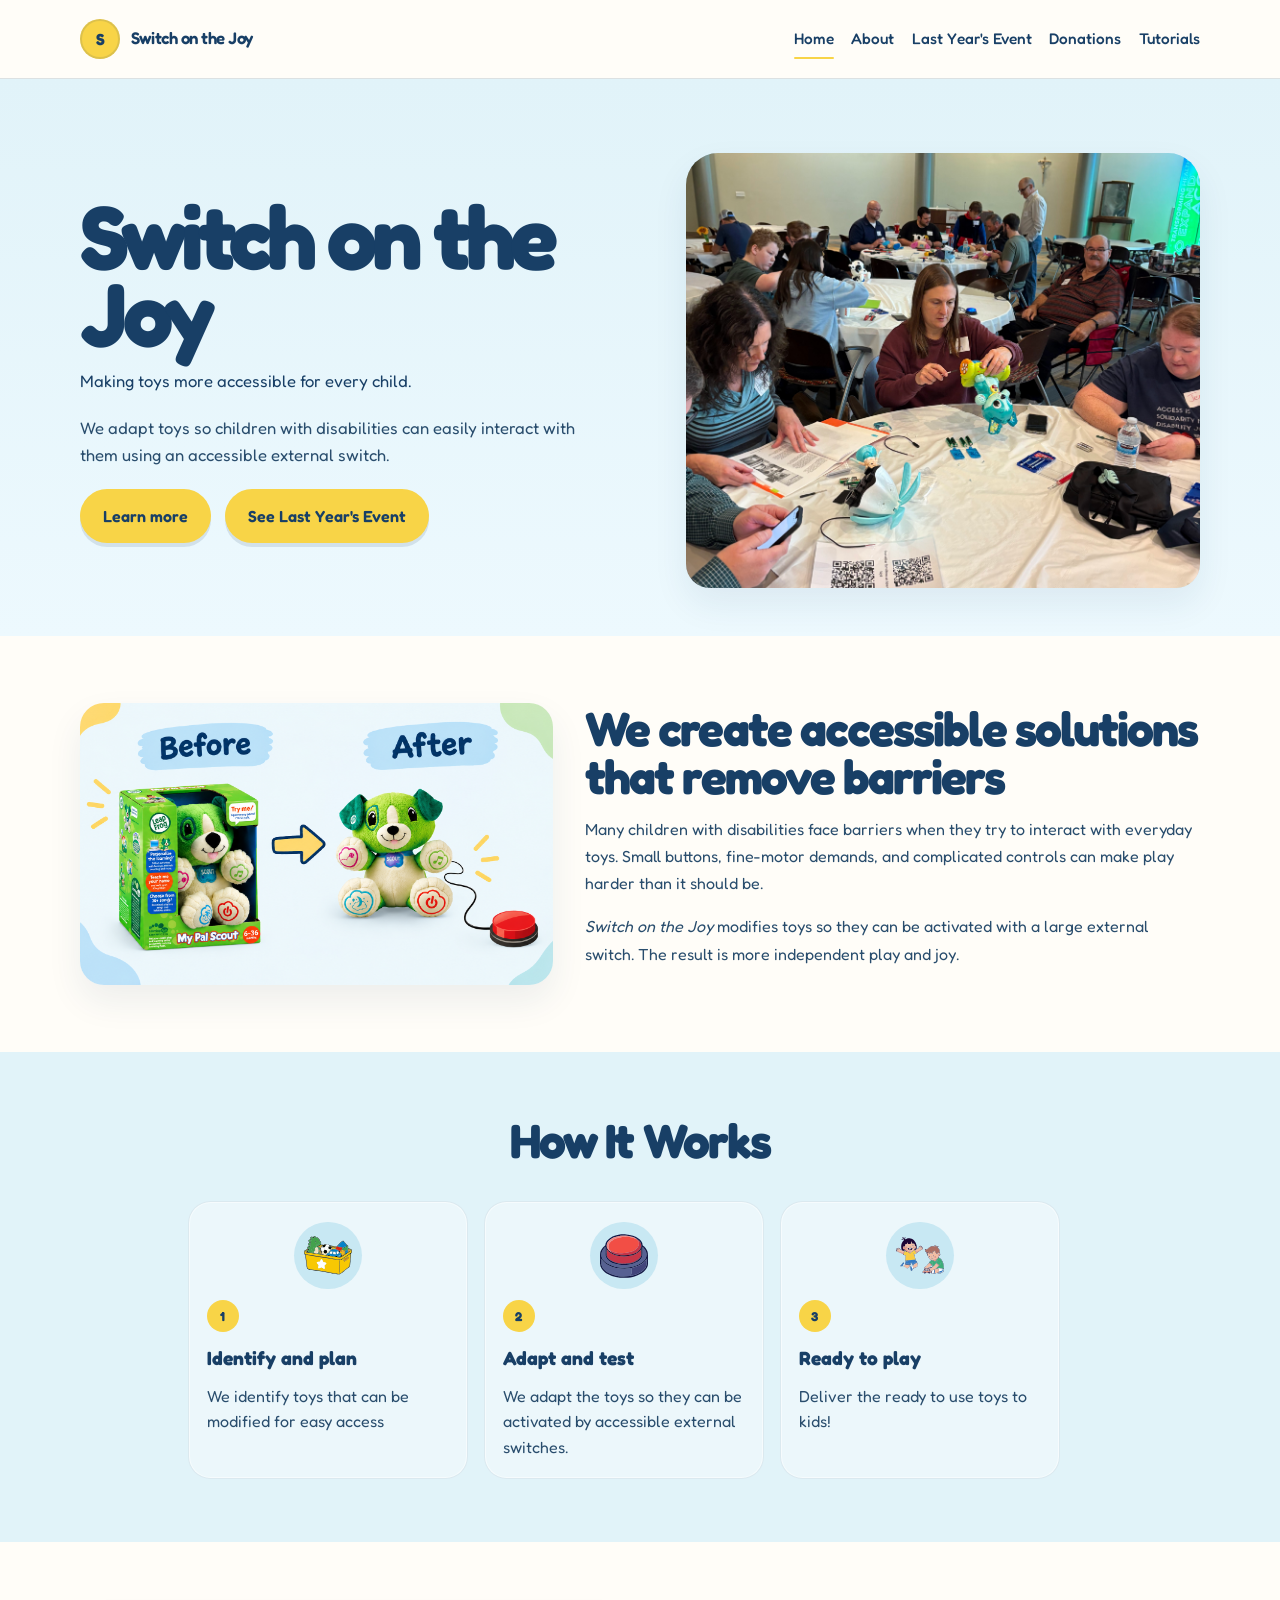
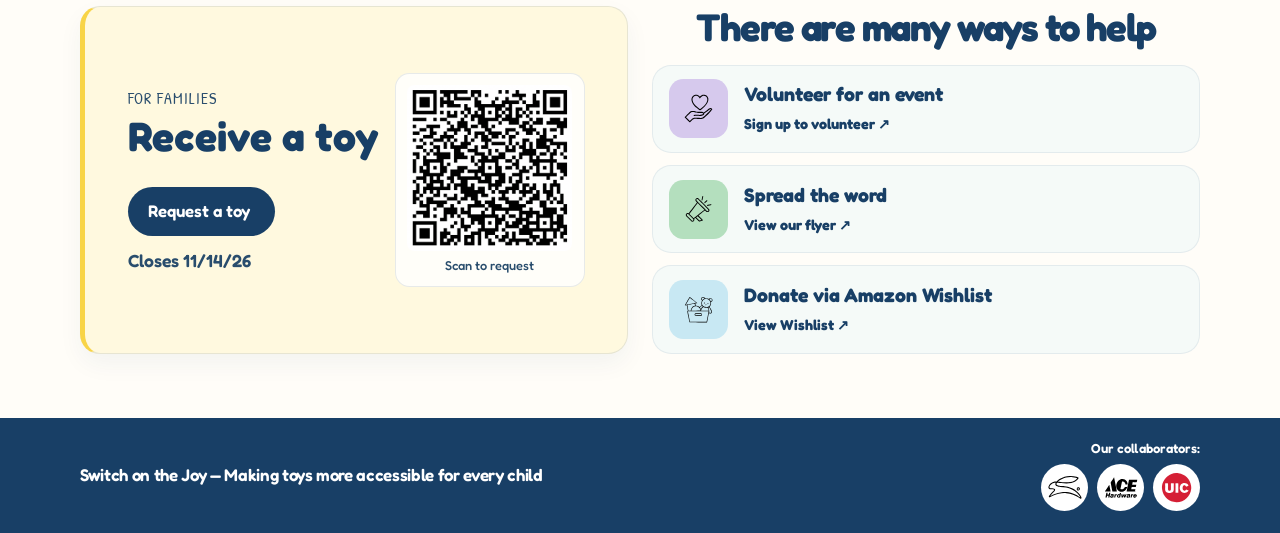
<file: index.html>
﻿<!DOCTYPE html>
<html lang="en">
<head>
  <meta charset="UTF-8">
  <meta name="viewport" content="width=device-width, initial-scale=1.0">
  <title>Switch on the Joy | FBNF</title>
  <link rel="preconnect" href="https://fonts.googleapis.com">
  <link rel="preconnect" href="https://fonts.gstatic.com" crossorigin>
  <link href="https://fonts.googleapis.com/css2?family=Fredoka:wght@400;500;600;700&family=Patrick+Hand&display=swap" rel="stylesheet">
  <link rel="stylesheet" href="styles.css">
</head>
<body>
  <header class="site-header">
    <div class="container nav-wrap">
      <a class="brand" href="index.html" aria-label="Switch on the Joy home">
        <span class="brand-mark">S</span>
        <span class="brand-name">Switch on the Joy</span>
      </a>

      <button class="nav-toggle" type="button" aria-expanded="false" aria-controls="site-nav">
        Menu
      </button>

      <nav class="main-nav" id="site-nav" aria-label="Main navigation">
        <a href="index.html" class="is-current">Home</a>
        <a href="about.html">About</a>
        <a href="event.html">Last Year's Event</a>
        <a href="donate.html">Donations</a>
        <a href="tutorials.html">Tutorials</a>
      </nav>
    </div>
  </header>

  <main>
    <section class="page-hero">
      <div class="container hero-layout">
        <div class="hero-copy">
          <h1>Switch on the Joy</h1>
          <p class="hero-subtitle">Making toys more accessible for every child.</p>
          <p>We adapt toys so children with disabilities can easily interact with them using an accessible external switch.</p>
          <div class="hero-actions">
            <a class="button" href="about.html">Learn more</a>
            <a class="button" href="event.html">See Last Year's Event</a>
          </div>
        </div>

        <div class="hero-image">
          <img src="images/hero.jpg" alt="Volunteers working with a toy adaptation project">
        </div>
      </div>
    </section>

    <section class="content-block">
      <div class="container split-layout">
        <div class="mission-photo">
          <img src="images/mission.png" alt="Volunteers working on adapted toys during a project session">
        </div>

        <div class="mission-copy">
          <h2 class="section-title">We create accessible solutions that remove barriers</h2>
          <p>Many children with disabilities face barriers when they try to interact with everyday toys. Small buttons, fine-motor demands, and complicated controls can make play harder than it should be.</p>
          <p><em>Switch on the Joy</em> modifies toys so they can be activated with a large external switch. The result is more independent play and joy.</p>
        </div>
      </div>
    </section>

    <section class="process-section">
      <div class="container">
        <div class="process-header">
          <h2 class="section-title">How It Works</h2>
        </div>

        <div class="process-carousel" aria-label="How it works steps">
          <button class="carousel-arrow prev" type="button" aria-label="Previous step">←</button>

          <div class="process-track" tabindex="0" aria-live="polite">
            <article class="process-step">
              <div class="step-icon"><img src="images/icon-how-toy.svg" alt="Identify and plan icon"></div>
              <div class="step-number">1</div>
              <h3 class="step-title">Identify and plan</h3>
              <p>We identify toys that can be modified for easy access</p>
            </article>

            <article class="process-step">
              <div class="step-icon"><img src="images/icon-how-modify.svg" alt="Adapt and test icon"></div>
              <div class="step-number">2</div>
              <h3 class="step-title">Adapt and test</h3>
              <p>We adapt the toys so they can be activated by accessible external switches.</p>
            </article>

            <article class="process-step">
              <div class="step-icon"><img src="images/icon-how-play.svg" alt="Ready to play icon"></div>
              <div class="step-number">3</div>
              <h3 class="step-title">Ready to play</h3>
              <p>Deliver the ready to use toys to kids!</p>
            </article>
          </div>

          <button class="carousel-arrow next" type="button" aria-label="Next step">→</button>
        </div>
      </div>
    </section>

    <section class="get-involved">
      <div class="container">
        <div class="help-layout">
          <aside class="toy-request">
            <div class="toy-request-copy">
              <p class="toy-request-label">FOR FAMILIES</p>
              <h2>Receive a toy</h2>
              <a class="toy-request-link" href="https://forms.cloud.microsoft/pages/responsepage.aspx?id=R80C4lZ6qkuZ4-O3Gnx33ZsggUxGWNdNjk8LCrFv8bVUQjZBN05VS0ZOTTM1TkdQSjdURjBYQzdITC4u&route=shorturl" target="_blank" rel="noopener">Request a toy<span aria-hidden="true"></span></a>
              <p class="toy-request-deadline">Closes 11/14/26</p>
            </div>
            <div class="toy-request-qr">
              <img src="images/QRCodeSwitchOnTheJoy.png" alt="QR code to request an adapted toy" title="QRCodeSwitchOnTheJoy.png" onerror="this.remove()">
              <p>Scan to request</p>
            </div>
          </aside>
          <div class="help-options">
            <div class="process-header">
              <h2 class="section-title">There are many ways to help</h2>
            </div>

            <div class="card-grid">
              <article class="info-card">
                <div class="card-icon"><img src="images/icon-volunteer.svg" alt="Volunteer icon"></div>
                <div>
                  <h3>Volunteer for an event</h3>
                  <a class="card-link" href="https://docs.google.com/forms/d/e/1FAIpQLSfSm-btbebsqjQmzMDmxSvEz0whsNImOFwv35TAeFcSLU1OkA/viewform?usp=publish-editor" target="_blank" rel="noopener">Sign up to volunteer ↗</a>
                </div>
              </article>

              <article class="info-card">
                <div class="card-icon"><img src="images/icon-spread.svg" alt="Spread the word icon"></div>
                <div>
                  <h3>Spread the word</h3>
                  <a class="card-link" href="images/Flyer.pdf" target="_blank" rel="noopener">View our flyer ↗</a>
                </div>
              </article>

              <article class="info-card">
                <div class="card-icon"><img src="images/icon-toys.svg" alt="Donation icon"></div>
                <div>
                  <h3>Donate via Amazon Wishlist</h3>
                  <a class="card-link" href="https://www.amazon.com/registries/gl/guest-view/TSPFIXRFBSVE?ref_=cm_sw_r_ud_ggr-subnav-share_0ZBYN71ZE9BM5T325WWR_1&language=en-US">View Wishlist ↗</a>
                </div>
              </article>
            </div>
          </div>
        </div>
      </div>
    </section>
  </main>

  <footer class="site-footer">
    <div class="container footer-layout">
      <p class="footer-message">Switch on the Joy — Making toys more accessible for every child</p>
      <div class="footer-collaborators">
        <span class="collaborators-label">Our collaborators:</span>
        <div class="footer-logos" aria-label="Collaborator logos">
          <a class="footer-logo" href="https://fbnf.github.io/Team-Site/index.html" aria-label="FBNF website"><img src="images/fbnflogo.svg" alt="FBNF" onerror="this.remove()"></a>
          <span class="footer-logo"><img src="images/acelogo.svg" alt="ACE" onerror="this.remove()"></span>
          <span class="footer-logo"><img src="images/universitylogo.svg" alt="University" onerror="this.remove()"></span>
        </div>
      </div>
    </div>
  </footer>

  <script>
    const navToggle = document.querySelector('.nav-toggle');
    const mainNav = document.querySelector('.main-nav');

    if (navToggle && mainNav) {
      navToggle.addEventListener('click', () => {
        const isOpen = mainNav.classList.toggle('is-open');
        navToggle.setAttribute('aria-expanded', String(isOpen));
      });
    }

    const track = document.querySelector('.process-track');
    const prevArrow = document.querySelector('.carousel-arrow.prev');
    const nextArrow = document.querySelector('.carousel-arrow.next');

    if (track && prevArrow && nextArrow) {
      const scrollAmount = () => Math.max(track.clientWidth * 0.8, 260);
      prevArrow.addEventListener('click', () => track.scrollBy({ left: -scrollAmount(), behavior: 'smooth' }));
      nextArrow.addEventListener('click', () => track.scrollBy({ left: scrollAmount(), behavior: 'smooth' }));
    }
  </script>
</body>
</html>
</file>
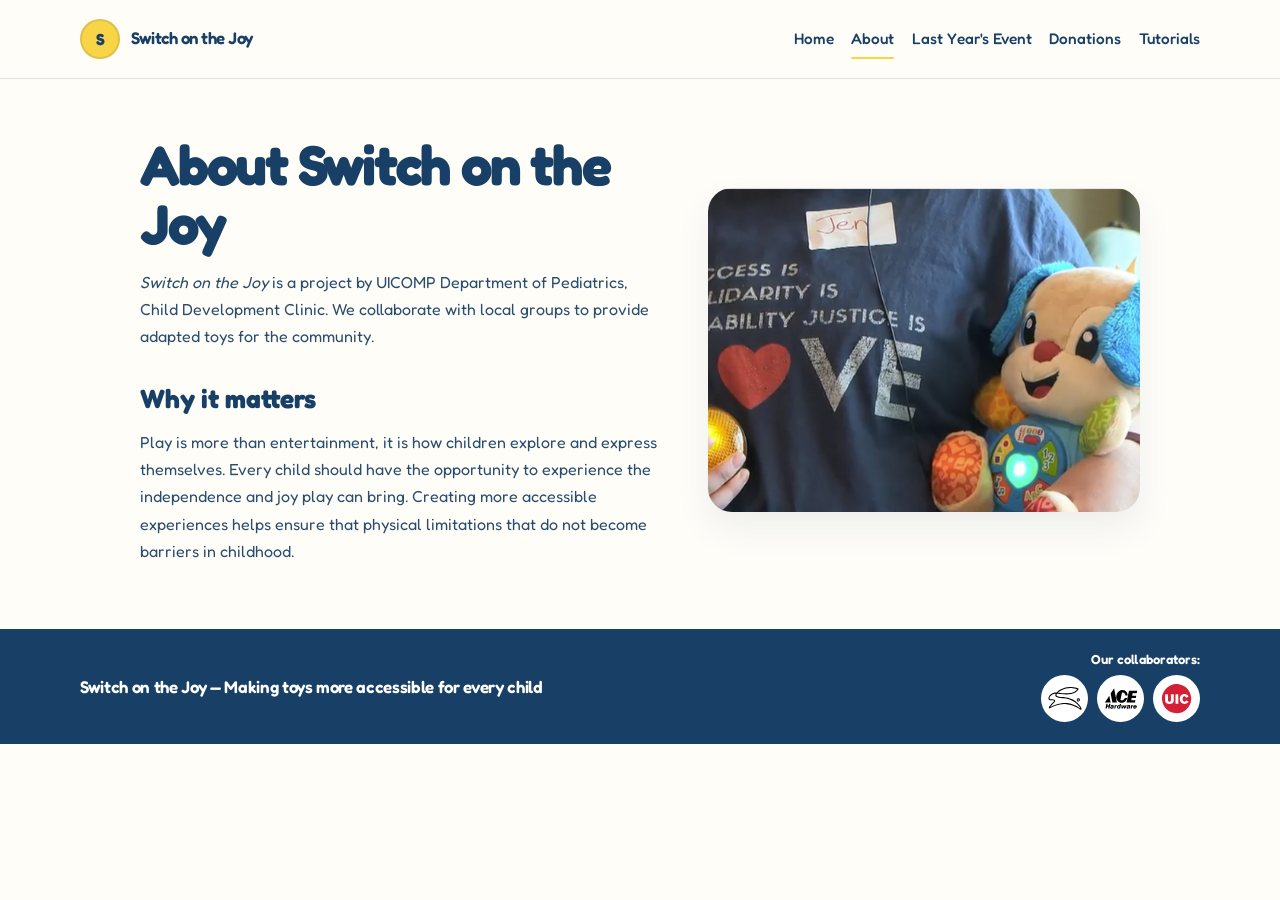
<file: about.html>
<!DOCTYPE html>
<html lang="en">
<head>
  <meta charset="UTF-8">
  <meta name="viewport" content="width=device-width, initial-scale=1.0">
  <title>About Switch on the Joy | FBNF</title>
  <link rel="preconnect" href="https://fonts.googleapis.com">
  <link rel="preconnect" href="https://fonts.gstatic.com" crossorigin>
  <link href="https://fonts.googleapis.com/css2?family=Fredoka:wght@400;500;600;700&family=Patrick+Hand&display=swap" rel="stylesheet">
  <link rel="stylesheet" href="styles.css">
</head>
<body>
  <header class="site-header">
    <div class="container nav-wrap">
      <a class="brand" href="index.html" aria-label="Switch on the Joy home">
        <span class="brand-mark">S</span>
        <span class="brand-name">Switch on the Joy</span>
      </a>

      <button class="nav-toggle" type="button" aria-expanded="false" aria-controls="site-nav">
        Menu
      </button>

      <nav class="main-nav" id="site-nav" aria-label="Main navigation">
        <a href="index.html">Home</a>
        <a href="about.html" class="is-current">About</a>
        <a href="event.html">Last Year's Event</a>
        <a href="donate.html">Donations</a>
        <a href="tutorials.html">Tutorials</a>
      </nav>
    </div>
  </header>

  <main>
    <section class="page-shell">
      <div class="container about-layout">
        <div class="about-copy">
          <h1 class="section-title">About Switch on the Joy</h1>
          <p class="section-copy"><em>Switch on the Joy</em> is a project by UICOMP Department of Pediatrics, Child Development Clinic. We collaborate with local groups to provide adapted toys for the community.</p>
          <h2>Why it matters</h2>
          <p class="section-copy">Play is more than entertainment, it is how children explore and express themselves. Every child should have the opportunity to experience the independence and joy play can bring. Creating more accessible experiences helps ensure that physical limitations that do not become barriers in childhood.</p>
        </div>
        <div class="about-photo">
          <img src="images/aboutphoto.jpg" alt="Switch on the Joy community members">
        </div>
      </div>
    </section>
  </main>

  <footer class="site-footer">
    <div class="container footer-layout">
      <p class="footer-message">Switch on the Joy — Making toys more accessible for every child</p>
      <div class="footer-collaborators">
        <span class="collaborators-label">Our collaborators:</span>
        <div class="footer-logos" aria-label="Collaborator logos">
          <a class="footer-logo" href="https://fbnf.github.io/Team-Site/index.html" aria-label="FBNF website"><img src="images/fbnflogo.svg" alt="FBNF" onerror="this.remove()"></a>
          <span class="footer-logo"><img src="images/acelogo.svg" alt="ACE" onerror="this.remove()"></span>
          <span class="footer-logo"><img src="images/universitylogo.svg" alt="University" onerror="this.remove()"></span>
        </div>
      </div>
    </div>
  </footer>

  <script>
    const navToggle = document.querySelector('.nav-toggle');
    const mainNav = document.querySelector('.main-nav');

    if (navToggle && mainNav) {
      navToggle.addEventListener('click', () => {
        const isOpen = mainNav.classList.toggle('is-open');
        navToggle.setAttribute('aria-expanded', String(isOpen));
      });
    }

    const aboutPhoto = document.querySelector('.about-photo img');
    if (aboutPhoto) {
      aboutPhoto.addEventListener('error', () => aboutPhoto.parentElement.remove());
      if (aboutPhoto.complete && aboutPhoto.naturalWidth === 0) aboutPhoto.parentElement.remove();
    }
  </script>
</body>
</html>
</file>
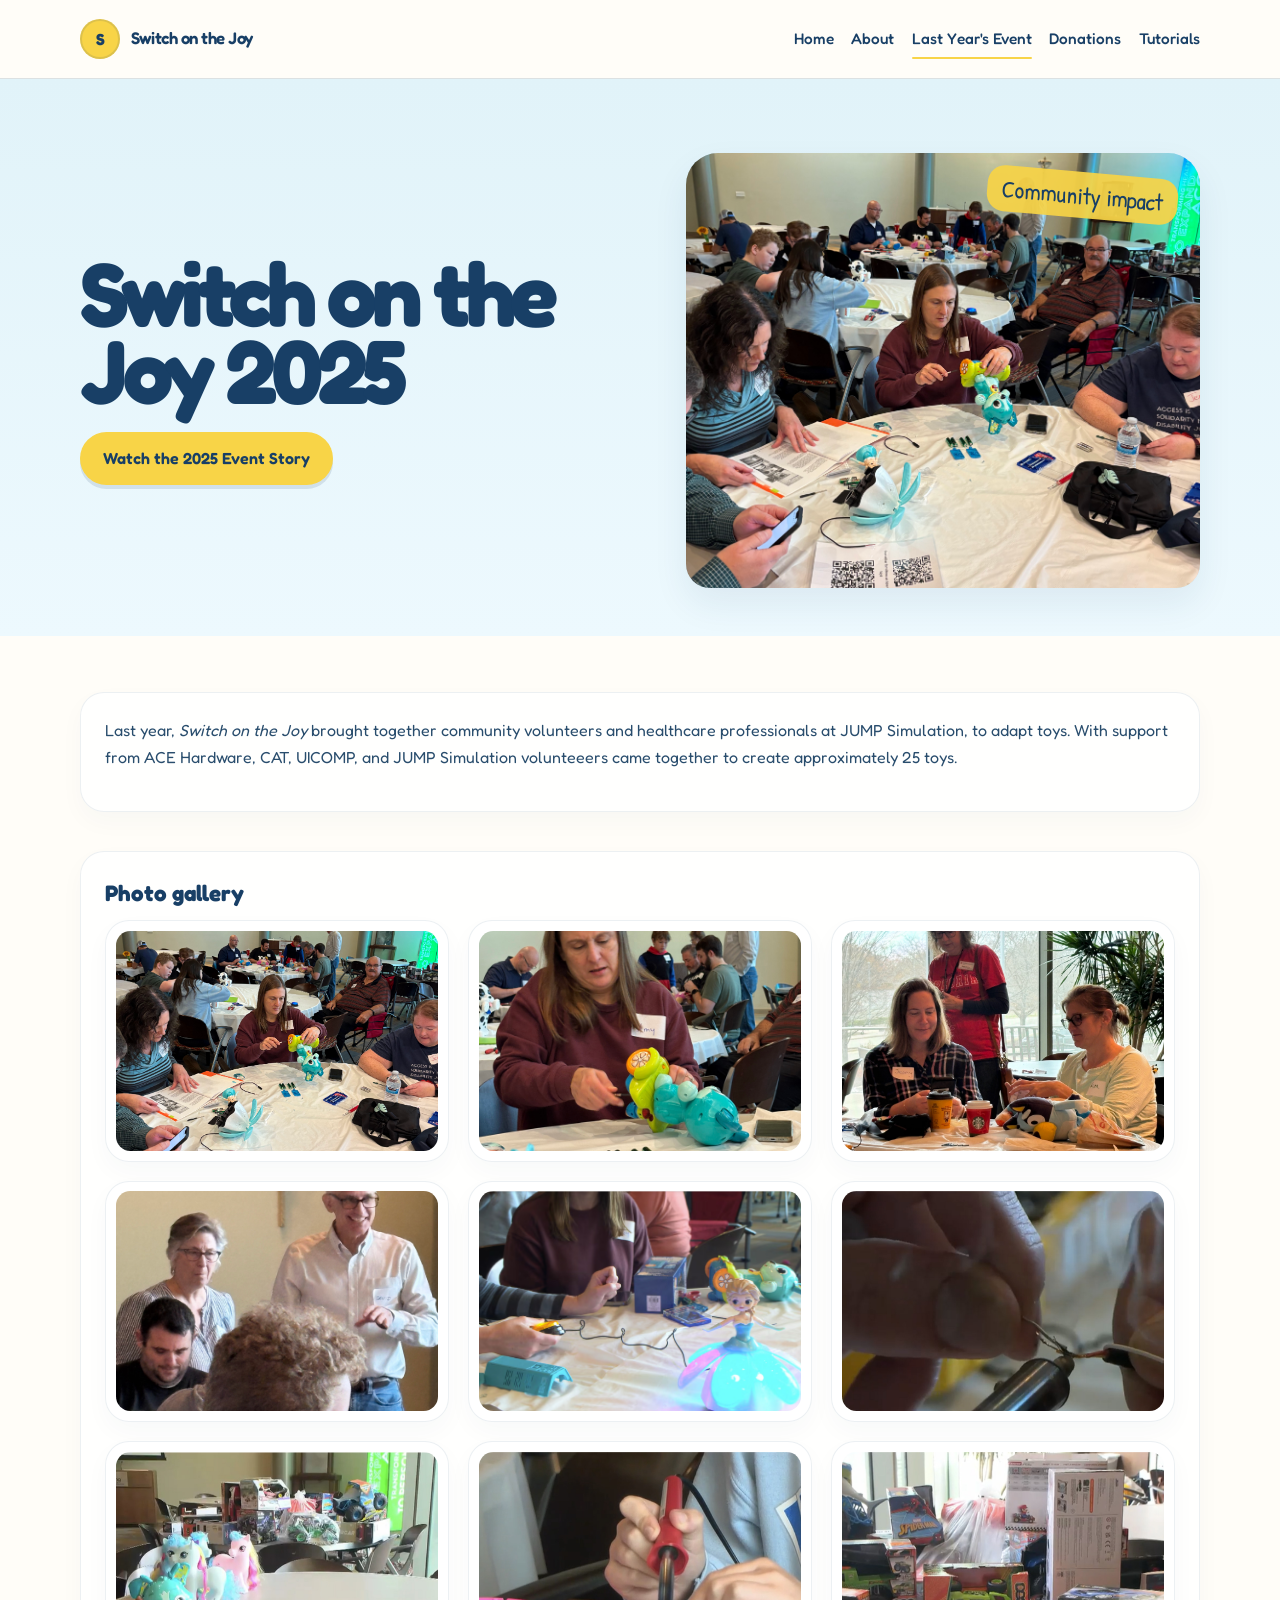
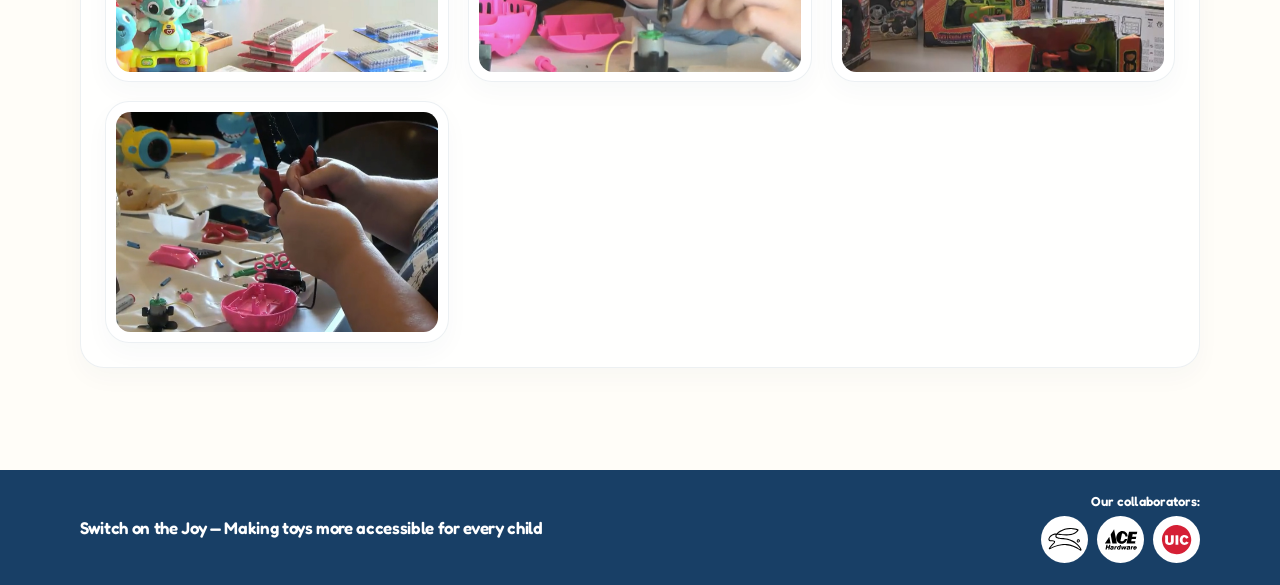
<file: event.html>
<!DOCTYPE html>
<html lang="en">
<head>
  <meta charset="UTF-8">
  <meta name="viewport" content="width=device-width, initial-scale=1.0">
  <title>Switch on the Joy 2025</title>
  <link rel="preconnect" href="https://fonts.googleapis.com">
  <link rel="preconnect" href="https://fonts.gstatic.com" crossorigin>
  <link href="https://fonts.googleapis.com/css2?family=Fredoka:wght@400;500;600;700&family=Patrick+Hand&display=swap" rel="stylesheet">
  <link rel="stylesheet" href="styles.css">
</head>
<body>
  <header class="site-header">
    <div class="container nav-wrap">
      <a class="brand" href="index.html" aria-label="Switch on the Joy home">
        <span class="brand-mark">S</span>
        <span class="brand-name">Switch on the Joy</span>
      </a>

      <button class="nav-toggle" type="button" aria-expanded="false" aria-controls="site-nav">
        Menu
      </button>

      <nav class="main-nav" id="site-nav" aria-label="Main navigation">
        <a href="index.html">Home</a>
        <a href="about.html">About</a>
        <a href="event.html" class="is-current">Last Year's Event</a>
        <a href="donate.html">Donations</a>
        <a href="tutorials.html">Tutorials</a>
      </nav>
    </div>
  </header>

  <main>
    <section class="page-hero">
      <div class="container hero-layout">
        <div class="hero-copy">
          <h1>Switch on the Joy 2025</h1>
          <div class="hero-actions">
            <a class="button" href="https://www.youtube.com/watch?v=BRCUsy4LBb0" target="_blank" rel="noopener">Watch the 2025 Event Story</a>
          </div>
        </div>

        <div class="hero-image">
          <img src="images/photo1.jpg" alt="Team members gathering around an adapted toy and tools">
          <span class="hero-badge">Community impact</span>
        </div>
      </div>
    </section>

    <section class="page-shell" id="event-story">
      <div class="container">
        <div class="story-block">
          <article>
            <p>Last year, <em>Switch on the Joy</em> brought together community volunteers and healthcare professionals at JUMP Simulation, to adapt toys. With support from ACE Hardware, CAT, UICOMP, and JUMP Simulation volunteeers came together to create approximately 25 toys.</p>
          </article>
        </div>

        <div class="story-block" id="event-gallery">
          <div class="info-panel">
            <h3>Photo gallery</h3>
            <div class="gallery-grid">
              <figure class="gallery-item">
                <button class="gallery-trigger" type="button" aria-label="Enlarge event photo 1"><img src="images/photo1.jpg" alt="Volunteers gathered around a table with adapted toys and tools"></button>
                <figcaption class="gallery-placeholder">photo1.jpg</figcaption>
              </figure>

              <figure class="gallery-item">
                <button class="gallery-trigger" type="button" aria-label="Enlarge event photo 2"><img src="images/photo2.jpg" alt="A team member preparing a toy for modification"></button>
                <figcaption class="gallery-placeholder">photo2.jpg</figcaption>
              </figure>

              <figure class="gallery-item">
                <button class="gallery-trigger" type="button" aria-label="Enlarge event photo 3"><img src="images/photo3.jpg" alt="Several adapted toys displayed together after modification"></button>
                <figcaption class="gallery-placeholder">photo3.jpg</figcaption>
              </figure>

              <figure class="gallery-item">
                <button class="gallery-trigger" type="button" aria-label="Enlarge event photo 4"><img src="images/photo4.jpg" alt="A child enjoying an adapted toy during play"></button>
                <figcaption class="gallery-placeholder">photo4.jpg</figcaption>
              </figure>
              <figure class="gallery-item"><button class="gallery-trigger" type="button" aria-label="Enlarge event photo 5"><img src="images/photo5.jpg" alt="Event photo 5"></button><figcaption class="gallery-placeholder">photo5.jpg</figcaption></figure>
              <figure class="gallery-item"><button class="gallery-trigger" type="button" aria-label="Enlarge event photo 6"><img src="images/photo6.jpg" alt="Event photo 6"></button><figcaption class="gallery-placeholder">photo6.jpg</figcaption></figure>
              <figure class="gallery-item"><button class="gallery-trigger" type="button" aria-label="Enlarge event photo 7"><img src="images/photo7.jpg" alt="Event photo 7"></button><figcaption class="gallery-placeholder">photo7.jpg</figcaption></figure>
              <figure class="gallery-item"><button class="gallery-trigger" type="button" aria-label="Enlarge event photo 8"><img src="images/photo8.jpg" alt="Event photo 8"></button><figcaption class="gallery-placeholder">photo8.jpg</figcaption></figure>
              <figure class="gallery-item"><button class="gallery-trigger" type="button" aria-label="Enlarge event photo 9"><img src="images/photo9.jpg" alt="Event photo 9"></button><figcaption class="gallery-placeholder">photo9.jpg</figcaption></figure>
              <figure class="gallery-item"><button class="gallery-trigger" type="button" aria-label="Enlarge event photo 10"><img src="images/photo10.jpg" alt="Event photo 10"></button><figcaption class="gallery-placeholder">photo10.jpg</figcaption></figure>
            </div>
          </div>
        </div>
  </main>

  <dialog class="lightbox" aria-label="Enlarged event photo">
    <button class="lightbox-close" type="button" aria-label="Close enlarged photo">Close</button>
    <img class="lightbox-image" alt="">
  </dialog>

  <footer class="site-footer">
    <div class="container footer-layout">
      <p class="footer-message">Switch on the Joy — Making toys more accessible for every child</p>
      <div class="footer-collaborators">
        <span class="collaborators-label">Our collaborators:</span>
        <div class="footer-logos" aria-label="Collaborator logos">
          <a class="footer-logo" href="https://fbnf.github.io/Team-Site/index.html" aria-label="FBNF website"><img src="images/fbnflogo.svg" alt="FBNF" onerror="this.remove()"></a>
          <span class="footer-logo"><img src="images/acelogo.svg" alt="ACE" onerror="this.remove()"></span>
          <span class="footer-logo"><img src="images/universitylogo.svg" alt="University" onerror="this.remove()"></span>
        </div>
      </div>
    </div>
  </footer>

  <script>
    const navToggle = document.querySelector('.nav-toggle');
    const mainNav = document.querySelector('.main-nav');

    if (navToggle && mainNav) {
      navToggle.addEventListener('click', () => {
        const isOpen = mainNav.classList.toggle('is-open');
        navToggle.setAttribute('aria-expanded', String(isOpen));
      });
    }

    const galleryDialog = document.querySelector('.lightbox');
    const lightboxImage = document.querySelector('.lightbox-image');
    const closeLightbox = document.querySelector('.lightbox-close');

    document.querySelectorAll('.gallery-item').forEach((item) => {
      const trigger = item.querySelector('.gallery-trigger');
      const image = trigger.querySelector('img');
      const placeholder = item.querySelector('.gallery-placeholder');
      const showPlaceholder = () => {
        item.classList.add('is-missing');
        trigger.disabled = true;
        trigger.setAttribute('aria-label', `${placeholder.textContent} image placeholder`);
      };

      image.addEventListener('error', showPlaceholder);
      if (image.complete && image.naturalWidth === 0) showPlaceholder();
      trigger.addEventListener('click', () => {
        lightboxImage.src = image.src;
        lightboxImage.alt = image.alt;
        galleryDialog.showModal();
        closeLightbox.focus();
      });
    });

    closeLightbox.addEventListener('click', () => galleryDialog.close());
    galleryDialog.addEventListener('keydown', (event) => {
      if (event.key === 'Escape') galleryDialog.close();
    });
    galleryDialog.addEventListener('click', (event) => {
      if (event.target === galleryDialog) galleryDialog.close();
    });
  </script>
</body>
</html>
</file>
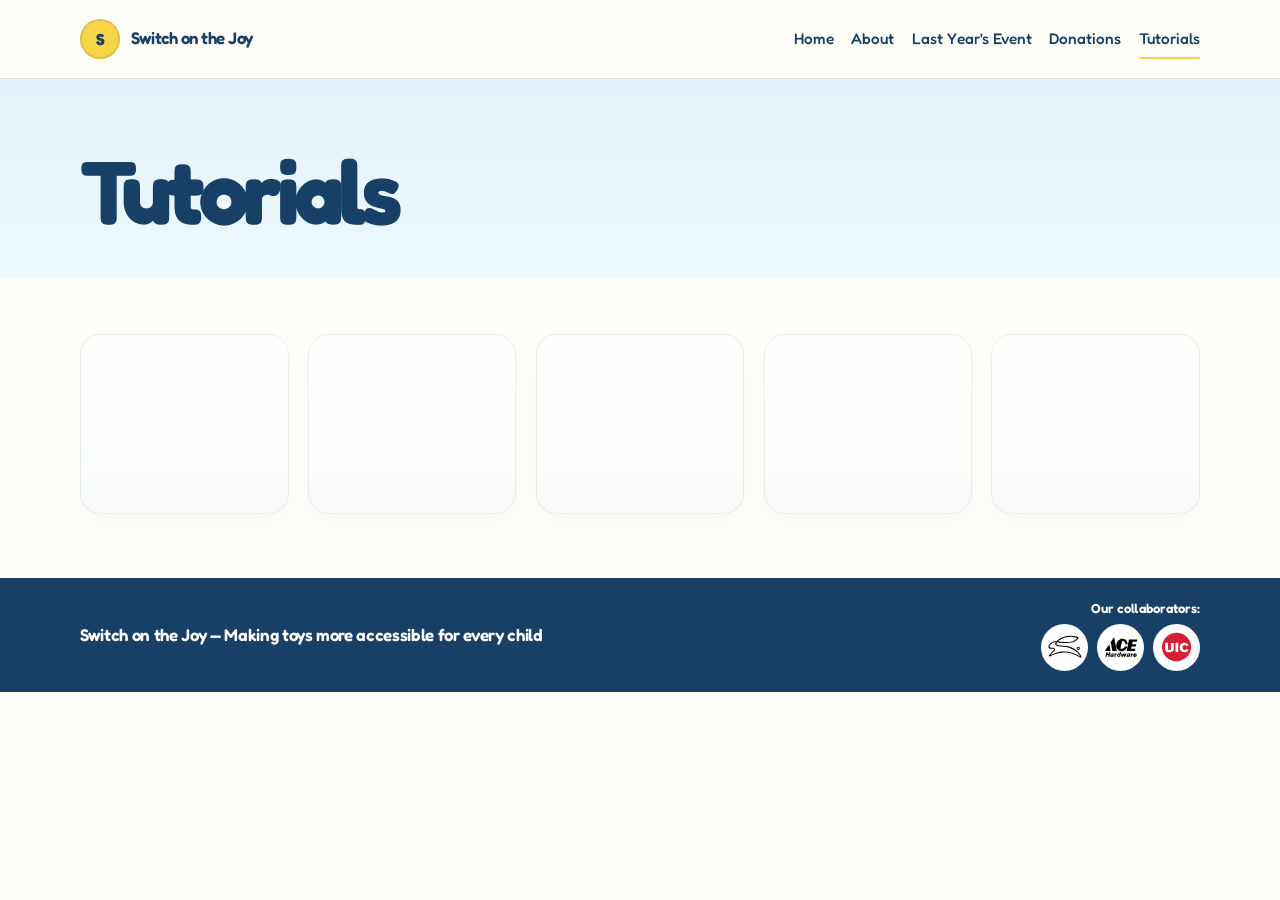
<file: tutorials.html>
<!DOCTYPE html>
<html lang="en">
<head>
  <meta charset="UTF-8">
  <meta name="viewport" content="width=device-width, initial-scale=1.0">
  <title>Tutorials | Switch on the Joy</title>
  <link rel="preconnect" href="https://fonts.googleapis.com">
  <link rel="preconnect" href="https://fonts.gstatic.com" crossorigin>
  <link href="https://fonts.googleapis.com/css2?family=Fredoka:wght@400;500;600;700&family=Patrick+Hand&display=swap" rel="stylesheet">
  <link rel="stylesheet" href="styles.css">
</head>
<body>
  <header class="site-header">
    <div class="container nav-wrap">
      <a class="brand" href="index.html" aria-label="Switch on the Joy home">
        <span class="brand-mark">S</span>
        <span class="brand-name">Switch on the Joy</span>
      </a>

      <button class="nav-toggle" type="button" aria-expanded="false" aria-controls="site-nav">
        Menu
      </button>

      <nav class="main-nav" id="site-nav" aria-label="Main navigation">
        <a href="index.html">Home</a>
        <a href="about.html">About</a>
        <a href="event.html">Last Year's Event</a>
        <a href="donate.html">Donations</a>
        <a href="tutorials.html" class="is-current">Tutorials</a>
      </nav>
    </div>
  </header>

  <main>
    <section class="page-hero">
      <div class="container hero-layout">
        <div class="hero-copy">
          <h1>Tutorials</h1>
        </div>
      </div>
    </section>

    <section class="page-shell">
      <div class="container">
        <div class="tutorial-grid" aria-label="Tutorial placeholders">
          <article class="tutorial-card tutorial-placeholder" aria-label="Tutorial placeholder 1"></article>
          <article class="tutorial-card tutorial-placeholder" aria-label="Tutorial placeholder 2"></article>
          <article class="tutorial-card tutorial-placeholder" aria-label="Tutorial placeholder 3"></article>
          <article class="tutorial-card tutorial-placeholder" aria-label="Tutorial placeholder 4"></article>
          <article class="tutorial-card tutorial-placeholder" aria-label="Tutorial placeholder 5"></article>
        </div>
      </div>
    </section>
  </main>

  <footer class="site-footer">
    <div class="container footer-layout">
      <p class="footer-message">Switch on the Joy — Making toys more accessible for every child</p>
      <div class="footer-collaborators">
        <span class="collaborators-label">Our collaborators:</span>
        <div class="footer-logos" aria-label="Collaborator logos">
          <a class="footer-logo" href="https://fbnf.github.io/Team-Site/index.html" aria-label="FBNF website"><img src="images/fbnflogo.svg" alt="FBNF" onerror="this.remove()"></a>
          <span class="footer-logo"><img src="images/acelogo.svg" alt="ACE" onerror="this.remove()"></span>
          <span class="footer-logo"><img src="images/universitylogo.svg" alt="University" onerror="this.remove()"></span>
        </div>
      </div>
    </div>
  </footer>

  <script>
    const navToggle = document.querySelector('.nav-toggle');
    const mainNav = document.querySelector('.main-nav');

    if (navToggle && mainNav) {
      navToggle.addEventListener('click', () => {
        const isOpen = mainNav.classList.toggle('is-open');
        navToggle.setAttribute('aria-expanded', String(isOpen));
      });
    }
  </script>
</body>
</html>
</file>
<file: styles.css>
:root {
  --navy: #183f66;
  --ink: #294d6d;
  --blue: #e1f3f9;
  --blue-deep: #c8e8f3;
  --cream: #fffdf8;
  --yellow: #f8d447;
  --yellow-soft: #fff1a8;
  --purple: #d6c9ed;
  --green: #b4dfbe;
  --pink: #edb8c8;
  --sand: #f5efe4;
  --line: rgba(24, 63, 102, 0.15);
  --shadow: 0 16px 35px rgba(24, 63, 102, 0.08);
  --content-width: 1120px;
}

* {
  box-sizing: border-box;
}

html {
  scroll-behavior: smooth;
}

body {
  margin: 0;
  font-family: "Fredoka", sans-serif;
  background: var(--cream);
  color: var(--ink);
  line-height: 1.5;
}

img {
  display: block;
  max-width: 100%;
  height: auto;
}

a {
  color: inherit;
  text-decoration: none;
}

button,
input,
textarea,
select {
  font: inherit;
}

img[alt=""] {
  display: none;
}

p,
h1,
h2,
h3,
h4,
ul,
ol {
  margin-top: 0;
}

.container {
  width: min(var(--content-width), calc(100% - 48px));
  margin: 0 auto;
}

.section-label {
  margin: 0 0 0.6rem;
  color: var(--navy);
  font-family: "Patrick Hand", cursive;
  font-size: clamp(1.4rem, 2vw, 1.8rem);
  line-height: 1;
  letter-spacing: 0.02em;
}

.section-title {
  margin: 0 0 1rem;
  color: var(--navy);
  font-size: clamp(2.1rem, 4vw, 3rem);
  line-height: 1;
  letter-spacing: -0.04em;
}

.section-copy {
  margin: 0;
  font-size: 1rem;
  line-height: 1.6;
}

.button,
.button-secondary,
.button-light {
  display: inline-flex;
  align-items: center;
  justify-content: center;
  min-height: 46px;
  padding: 0.8rem 1.3rem;
  border-radius: 999px;
  border: 2px solid transparent;
  font-weight: 600;
  transition: transform 0.2s ease, box-shadow 0.2s ease;
}

.button {
  background: var(--yellow);
  color: var(--navy);
  box-shadow: 0 4px 0 rgba(24, 63, 102, 0.12);
}

.button-secondary {
  background: var(--navy);
  color: white;
}

.button-light {
  background: rgba(255, 255, 255, 0.7);
  border-color: rgba(24, 63, 102, 0.09);
  color: var(--navy);
}

.button:hover,
.button-secondary:hover,
.button-light:hover,
.button:focus-visible,
.button-secondary:focus-visible,
.button-light:focus-visible {
  transform: translateY(-1px);
}

.info-card h3 {
  margin: 0 0 0.3rem;
  color: var(--navy);
  font-size: 1.15rem;
}

.info-card p {
  margin: 0 0 0.5rem;
  font-size: 0.92rem;
  line-height: 1.5;
}

.card-link {
  display: inline-block;
  color: var(--navy);
  font-weight: 700;
  font-size: 0.82rem;
}

:focus-visible {
  outline: 3px solid var(--yellow);
  outline-offset: 3px;
}

.site-header {
  position: sticky;
  top: 0;
  z-index: 20;
  background: rgba(255, 253, 248, 0.94);
  backdrop-filter: blur(6px);
  border-bottom: 1px solid var(--line);
}

.nav-wrap {
  display: flex;
  align-items: center;
  justify-content: space-between;
  min-height: 78px;
  gap: 1rem;
}

.brand {
  display: inline-flex;
  align-items: center;
  gap: 0.7rem;
  color: var(--navy);
}

.brand-mark {
  display: grid;
  place-items: center;
  width: 2.5rem;
  height: 2.5rem;
  border-radius: 50%;
  background: var(--yellow);
  color: var(--navy);
  font-weight: 700;
  box-shadow: inset 0 0 0 2px rgba(24, 63, 102, 0.12);
}

.brand-name {
  display: inline-block;
  font-size: 1.05rem;
  font-weight: 600;
  letter-spacing: -0.03em;
}

.main-nav {
  display: flex;
  align-items: center;
  gap: 1.1rem;
}

.main-nav a {
  position: relative;
  color: var(--navy);
  font-size: 0.96rem;
  font-weight: 500;
  padding: 0.4rem 0;
}

.main-nav a::after {
  content: "";
  position: absolute;
  left: 0;
  bottom: -0.1rem;
  width: 100%;
  height: 2px;
  border-radius: 999px;
  background: var(--yellow);
  transform: scaleX(0);
  transform-origin: left center;
  transition: transform 0.2s ease;
}

.main-nav a:hover::after,
.main-nav a:focus-visible::after,
.main-nav a.is-current::after {
  transform: scaleX(1);
}

.nav-toggle {
  display: none;
  border: 1px solid var(--line);
  background: var(--cream);
  color: var(--navy);
  border-radius: 999px;
  padding: 0.6rem 0.9rem;
  cursor: pointer;
}

.page-hero {
  background: linear-gradient(180deg, var(--blue) 0%, #edf9fe 100%);
  padding: 4.6rem 0 3rem;
}

.donation-heading {
  display: flex;
  align-items: center;
  justify-content: space-between;
  gap: 2rem;
  width: min(var(--content-width), calc(100% - 48px));
  margin: 0 auto;
}

.support-photo {
  flex: 0 1 230px;
  overflow: hidden;
  border-radius: 1.2rem;
}

.support-photo img {
  width: 100%;
  max-height: 150px;
  aspect-ratio: 3 / 2;
  object-fit: cover;
}

.hero-copy h1 + .hero-actions {
  margin-top: 1.4rem;
}

.hero-layout {
  display: grid;
  grid-template-columns: 1.1fr 1fr;
  gap: 2.5rem;
  align-items: center;
}

.hero-copy {
  max-width: 540px;
}

.hero-copy h1 {
  margin: 0;
  color: var(--navy);
  font-size: clamp(3.1rem, 7vw, 6rem);
  line-height: 0.86;
  letter-spacing: -0.06em;
}

.hero-subtitle {
  margin: 1rem 0 0.7rem;
  color: var(--navy);
  font-size: clamp(1.4rem, 2.4vw, 2rem);
  line-height: 1.15;
}

.hero-copy p {
  margin-bottom: 1.3rem;
  max-width: 32rem;
  font-size: 1.04rem;
  line-height: 1.6;
}

.hero-actions {
  display: flex;
  flex-wrap: wrap;
  gap: 0.9rem;
}

.hero-image {
  position: relative;
  border-radius: 2rem 2rem 1.5rem 1.5rem;
  overflow: hidden;
  box-shadow: var(--shadow);
  background: var(--blue-deep);
}

.hero-image img {
  width: 100%;
  height: clamp(300px, 34vw, 440px);
  max-height: 440px;
  object-fit: cover;
  object-position: center;
}

.hero-badge {
  position: absolute;
  right: 1.4rem;
  top: 1.2rem;
  display: inline-block;
  background: rgba(248, 212, 71, 0.92);
  color: var(--navy);
  padding: 0.7rem 0.9rem;
  border-radius: 1.1rem;
  font-family: "Patrick Hand", cursive;
  font-size: 1.5rem;
  line-height: 1;
  transform: rotate(5deg);
}

.content-block {
  padding: 4.2rem 0;
}

.split-layout {
  display: grid;
  grid-template-columns: minmax(0, 1fr) minmax(0, 1.3fr);
  gap: 2rem;
  align-items: center;
}

.mission-photo {
  border-radius: 1.5rem;
  overflow: hidden;
  box-shadow: var(--shadow);
}

.mission-photo img {
  width: 100%;
  height: clamp(220px, 22vw, 320px);
  max-height: 340px;
  object-fit: cover;
}

.mission-copy {
  max-width: 42rem;
}

.mission-copy p {
  margin-bottom: 1rem;
  font-size: 1rem;
  line-height: 1.7;
}

.note-tag {
  display: inline-block;
  padding: 1rem 1.2rem;
  border-radius: 1.1rem 1.1rem 1.5rem 1.1rem;
  background: var(--yellow-soft);
  color: var(--navy);
  font-family: "Patrick Hand", cursive;
  font-size: clamp(1.25rem, 2vw, 1.6rem);
  line-height: 1.1;
  transform: rotate(3deg);
}

.process-section {
  background: var(--blue);
  padding: 4rem 0;
}

.process-header {
  text-align: center;
  max-width: 42rem;
  margin: 0 auto 2.3rem;
}

.process-carousel {
  display: grid;
  grid-template-columns: auto minmax(0, 1fr) auto;
  align-items: center;
  gap: 1rem;
  container-type: inline-size;
}

.process-track {
  display: flex;
  gap: 1rem;
  overflow-x: auto;
  scroll-snap-type: x proximity;
  touch-action: pan-x;
  scrollbar-width: thin;
  scrollbar-color: rgba(24, 63, 102, 0.28) transparent;
  padding-bottom: 0.75rem;
}

.process-track::-webkit-scrollbar {
  height: 8px;
}

.process-track::-webkit-scrollbar-thumb {
  background: rgba(24, 63, 102, 0.28);
  border-radius: 999px;
}

.process-step {
  position: relative;
  flex: 0 0 min(280px, 100%);
  display: flex;
  flex-direction: column;
  gap: 0.7rem;
  min-height: 250px;
  padding: 1.25rem 1.1rem 1.1rem;
  background: rgba(255, 255, 255, 0.38);
  border: 1px solid rgba(24, 63, 102, 0.08);
  border-radius: 1.4rem;
  scroll-snap-align: start;
  box-shadow: inset 0 0 0 1px rgba(255, 255, 255, 0.5);
}

.step-icon {
  display: grid;
  place-items: center;
  width: 4.2rem;
  height: 4.2rem;
  margin: 0 auto;
  border-radius: 50%;
  background: var(--blue-deep);
}

.step-icon img {
  width: 3rem;
  height: 3rem;
  object-fit: contain;
}

.step-number {
  display: inline-flex;
  align-items: center;
  justify-content: center;
  width: 2rem;
  height: 2rem;
  border-radius: 50%;
  background: var(--yellow);
  color: var(--navy);
  font-size: 0.8rem;
  font-weight: 700;
}

.step-title {
  margin: 0;
  color: var(--navy);
  font-size: 1.2rem;
  font-weight: 700;
}

.process-step p {
  margin: 0;
  font-size: 1rem;
  line-height: 1.6;
}

.carousel-arrow {
  display: inline-flex;
  align-items: center;
  justify-content: center;
  width: 2.9rem;
  height: 2.9rem;
  border: 0;
  border-radius: 50%;
  background: rgba(255, 255, 255, 0.8);
  color: var(--navy);
  font-size: 1.5rem;
  cursor: pointer;
  box-shadow: 0 6px 18px rgba(24, 63, 102, 0.08);
}

.carousel-arrow:focus-visible {
  outline: 3px solid var(--yellow);
  outline-offset: 2px;
}

@container (min-width: 56rem) {
  .process-carousel {
    grid-template-columns: minmax(0, 1fr);
    gap: 0;
  }

  .process-track {
    justify-content: center;
    min-width: 0;
    overflow-x: hidden;
    padding-bottom: 0;
  }

  .carousel-arrow {
    display: none;
  }
}

@container (max-width: 32rem) {
  .process-carousel {
    grid-template-columns: 2.4rem minmax(0, 1fr) 2.4rem;
    gap: 0.5rem;
  }

  .carousel-arrow {
    width: 2.4rem;
    height: 2.4rem;
  }
}

.get-involved {
  padding: 4rem 0;
}

.help-layout {
  display: grid;
  grid-template-columns: repeat(2, minmax(0, 1fr));
  align-items: stretch;
  gap: 1.5rem;
}

.toy-request {
  display: flex;
  align-items: center;
  justify-content: center;
  gap: 1rem;
  min-height: 100%;
  padding: 2rem 1.5rem;
  background: #fff9df;
  border: 1px solid rgba(24, 63, 102, 0.1);
  border-left: 5px solid var(--yellow);
  border-radius: 1.25rem;
  box-shadow: 0 10px 25px rgba(24, 63, 102, 0.05);
}

.toy-request-label {
  margin-bottom: 0.35rem;
  color: var(--ink);
  font-family: "Patrick Hand", cursive;
  font-size: 1rem;
  letter-spacing: 0.06em;
}

.toy-request-copy {
  display: flex;
  flex-direction: column;
  align-items: flex-start;
}

.toy-request h2 {
  margin-bottom: 1.8rem;
  color: var(--navy);
  font-size: clamp(2rem, 3.2vw, 2.6rem);
  line-height: 1.05;
}

.toy-request-link {
  display: inline-flex;
  align-items: center;
  align-self: flex-start;
  gap: 0.35rem;
  padding: 0.75rem 1.25rem;
  background: var(--navy);
  border-radius: 999px;
  color: white;
  font-size: 1.05rem;
  font-weight: 600;
  transition: background-color 0.2s ease, transform 0.2s ease;
}

.toy-request-link:hover {
  background: var(--ink);
  transform: translateY(-1px);
}

.toy-request-deadline {
  margin: 0.75rem 0 0;
  color: var(--ink);
  font-size: 1.1rem;
  font-weight: 600;
}

.toy-request-qr {
  position: relative;
  display: flex;
  flex-direction: column;
  align-items: center;
  gap: 0.3rem;
  flex: 0 0 190px;
  padding: 0.7rem;
  background: rgba(255, 255, 255, 0.8);
  border: 1px solid rgba(24, 63, 102, 0.1);
  border-radius: 0.9rem;
  color: var(--ink);
  text-align: center;
  overflow-wrap: anywhere;
}

.toy-request-qr img {
  width: 100%;
  aspect-ratio: 1;
  border-radius: 0.45rem;
  object-fit: contain;
}

.toy-request-qr p {
  margin: 0;
  font-size: 0.8rem;
  font-weight: 500;
}

.help-options {
  display: flex;
  flex-direction: column;
  min-width: 0;
}

.help-options .process-header {
  max-width: none;
  margin: 0 0 1rem;
  text-align: center;
}

.help-options .section-title {
  margin-bottom: 0;
  font-size: clamp(2rem, 3vw, 2.6rem);
  line-height: 1.1;
  text-align: center;
}

.card-grid {
  display: grid;
  grid-template-columns: 1fr;
  flex: 1;
  gap: 0.75rem;
}

.info-card {
  display: flex;
  gap: 1rem;
  align-items: center;
  min-height: 142px;
  padding: 1.25rem;
  background: rgba(225, 243, 249, 0.35);
  border: 1px solid rgba(24, 63, 102, 0.08);
  border-radius: 1.2rem;
}

.help-options .info-card {
  min-height: 0;
  flex: 1;
  padding: 0.85rem 1rem;
}

.card-icon {
  display: grid;
  place-items: center;
  width: 3.7rem;
  height: 3.7rem;
  flex-shrink: 0;
  border-radius: 0.9rem;
  background: var(--purple);
}

.info-card:nth-child(2) .card-icon { background: var(--green); }
.info-card:nth-child(3) .card-icon { background: var(--blue-deep); }
.info-card:nth-child(4) .card-icon { background: var(--pink); }

.card-icon img {
  width: 1.8rem;
  height: 1.8rem;
  object-fit: contain;
}

.info-card h3 {
  margin: 0 0 0.3rem;
  color: var(--navy);
  font-size: 1.22rem;
  line-height: 1.25;
}

.info-card p {
  margin: 0 0 0.5rem;
  font-size: 0.85rem;
  line-height: 1.5;
}

.card-link {
  display: inline-block;
  color: var(--navy);
  font-weight: 700;
  font-size: 0.9rem;
}

.card-link.is-muted {
  color: var(--ink);
  opacity: 0.8;
}

.event-preview {
  background: linear-gradient(180deg, rgba(255, 253, 248, 0.8), rgba(225, 243, 249, 0.65));
  padding: 4rem 0;
}

.preview-layout {
  display: grid;
  grid-template-columns: 1fr 1.2fr;
  gap: 2rem;
  align-items: center;
}

.preview-box {
  display: flex;
  flex-direction: column;
  gap: 1rem;
  padding: 1.5rem 1.4rem;
  border-radius: 1.4rem;
  background: rgba(255, 255, 255, 0.8);
  border: 1px solid rgba(24, 63, 102, 0.07);
}

.preview-gallery {
  display: grid;
  grid-template-columns: repeat(2, minmax(0, 1fr));
  gap: 1rem;
}

.preview-gallery figure {
  margin: 0;
  overflow: hidden;
  border-radius: 1rem;
  box-shadow: var(--shadow);
}

.preview-gallery img {
  width: 100%;
  height: clamp(180px, 18vw, 240px);
  object-fit: cover;
}

.page-shell {
  padding: 3.5rem 0 4rem;
}

.about-layout {
  display: grid;
  grid-template-columns: minmax(0, 1.1fr) minmax(280px, 0.9fr);
  align-items: center;
  gap: 2.5rem;
  max-width: 1000px;
}

.about-copy h1 {
  font-size: clamp(2.3rem, 4.5vw, 3.5rem);
  line-height: 1.05;
}

.about-copy h2 {
  margin: 1.8rem 0 0.65rem;
  color: var(--navy);
  font-size: 1.65rem;
}

.about-copy p {
  max-width: 42rem;
  line-height: 1.7;
}

.about-photo {
  overflow: hidden;
  border-radius: 1.5rem;
  box-shadow: var(--shadow);
}

.about-photo img {
  width: 100%;
  max-height: 390px;
  aspect-ratio: 4 / 3;
  object-fit: cover;
}

.donation-qr h3 {
  margin-bottom: 0.35rem;
  color: var(--navy);
  font-size: 1.4rem;
  text-align: center;
}

.donation-qr p {
  margin-bottom: 0.6rem;
  text-align: center;
  line-height: 1.55;
}

.donation-qr .button {
  width: 100%;
  margin-top: 0.9rem;
}

.page-intro {
  display: grid;
  gap: 1.1rem;
  max-width: 52rem;
  margin-bottom: 2.2rem;
}

.story-block {
  display: grid;
  gap: 1.8rem;
  margin-bottom: 2.4rem;
}

.story-block article,
.info-panel,
.tutorial-card,
.gallery-item,
.donation-card {
  background: rgba(255, 255, 255, 0.8);
  border: 1px solid rgba(24, 63, 102, 0.08);
  border-radius: 1.5rem;
  padding: 1.5rem;
  box-shadow: 0 10px 25px rgba(24, 63, 102, 0.03);
}

.story-block h3,
.info-panel h3,
.donation-card h3 {
  margin-bottom: 0.7rem;
  color: var(--navy);
  font-size: 1.4rem;
}

.story-block p,
.info-panel p,
.donation-card p,
.donation-card li,
.tutorial-card p,
.article-list li {
  font-size: 1rem;
  line-height: 1.7;
}

.article-list {
  margin: 0;
  padding-left: 1.2rem;
}

.tutorial-grid,
.donation-grid,
.gallery-grid {
  display: grid;
  gap: 1.2rem;
}

.tutorial-grid {
  grid-template-columns: repeat(5, minmax(0, 1fr));
}

.gallery-grid {
  grid-template-columns: repeat(3, minmax(0, 1fr));
}

.gallery-item {
  margin: 0;
  padding: 0.6rem;
  overflow: hidden;
}

.gallery-trigger {
  display: block;
  width: 100%;
  padding: 0;
  overflow: hidden;
  border: 0;
  border-radius: 0.9rem;
  background: var(--blue);
  cursor: zoom-in;
}

.gallery-trigger:disabled {
  cursor: default;
}

.gallery-item img {
  width: 100%;
  height: 220px;
  aspect-ratio: 4 / 3;
  object-fit: cover;
}

.gallery-placeholder {
  display: none;
  min-height: 220px;
  place-items: center;
  padding: 1rem;
  color: var(--ink);
  background: var(--blue);
  border-radius: 0.9rem;
  font-size: 0.95rem;
}

.gallery-item.is-missing .gallery-placeholder {
  display: grid;
}

.gallery-item.is-missing .gallery-trigger {
  display: none;
}

.lightbox {
  display: none;
  position: fixed;
  inset: 0;
  width: 100vw;
  max-width: none;
  height: 100vh;
  max-height: none;
  margin: 0;
  padding: 4rem 1.5rem 1.5rem;
  border: 0;
  background: rgba(24, 35, 45, 0.88);
  overflow: auto;
}

.lightbox[open] {
  display: grid;
  place-items: center;
}

.lightbox::backdrop {
  background: rgba(24, 35, 45, 0.78);
}

.lightbox-image {
  width: auto;
  height: auto;
  max-width: min(100%, 1100px);
  max-height: calc(100vh - 6rem);
  margin: 0 auto;
  object-fit: contain;
}

.lightbox-close {
  position: fixed;
  top: 1rem;
  right: 1rem;
  min-width: 2.8rem;
  min-height: 2.8rem;
  border: 1px solid rgba(255, 255, 255, 0.5);
  border-radius: 999px;
  background: white;
  color: var(--navy);
  font-weight: 600;
  cursor: pointer;
}

.tutorial-card {
  display: flex;
  flex-direction: column;
  justify-content: center;
  min-height: 180px;
  gap: 0.7rem;
  background: rgba(255, 255, 255, 0.8);
  border: 1px solid rgba(24, 63, 102, 0.08);
  border-radius: 1.3rem;
  box-shadow: 0 10px 25px rgba(24, 63, 102, 0.03);
}

.tutorial-placeholder {
  background: linear-gradient(180deg, rgba(255, 255, 255, 0.65), rgba(225, 243, 249, 0.25));
}

.donation-layout {
  display: grid;
  grid-template-columns: minmax(240px, 0.8fr) minmax(0, 1.2fr);
  align-items: stretch;
  gap: 1.5rem;
}

.donation-qr {
  display: flex;
  flex-direction: column;
  align-items: center;
  padding: 1.25rem;
  background: rgba(225, 243, 249, 0.45);
  border-radius: 1.5rem;
}

.donation-qr img {
  width: min(260px, 100%);
  border-radius: 0.8rem;
}

.donation-copy {
  width: 100%;
  margin-top: 1rem;
}

.donation-copy h3 {
  margin-bottom: 0.45rem;
  color: var(--navy);
  font-size: 1.35rem;
}

.donation-copy p {
  margin-bottom: 0.8rem;
  line-height: 1.65;
}

.donation-copy .button {
  width: 100%;
}

.donation-options {
  display: grid;
  align-content: start;
  gap: 0.8rem;
}

.donation-options .donation-card {
  padding: 1.1rem 1.25rem;
}

.donation-options .donation-card h3 {
  margin-bottom: 0.45rem;
  font-size: 1.25rem;
}

.donation-options .donation-card p {
  margin-bottom: 0.8rem;
}

.donation-card .qr-box {
  display: flex;
  justify-content: center;
  margin: 1rem 0;
}

.donation-card .qr-box img {
  width: min(220px, 100%);
  border-radius: 1rem;
  box-shadow: var(--shadow);
}

.donation-card .contact-list {
  margin: 0;
  padding-left: 1.1rem;
}

.side-note {
  display: inline-block;
  margin-top: 0.7rem;
  font-family: "Patrick Hand", cursive;
  font-size: 1.3rem;
  color: var(--navy);
}

.page-cta {
  margin-top: 1.6rem;
}

.site-footer {
  background: var(--navy);
  color: white;
  padding: 1.35rem 0;
}

.footer-layout {
  display: flex;
  align-items: center;
  justify-content: space-between;
  gap: 1.5rem;
}

.footer-message {
  margin: 0;
  color: white;
  font-size: 1.06rem;
  font-weight: 600;
  letter-spacing: -0.02em;
}

.collaborator-row {
  display: flex;
  align-items: center;
  gap: 1rem;
  flex-wrap: wrap;
  margin-top: 1.2rem;
}

.collaborators-label {
  color: white;
  font-size: 0.82rem;
  font-weight: 600;
}

.collaborator-slots {
  display: flex;
  gap: 0.8rem;
  flex-wrap: wrap;
}

.collaborator-slot {
  width: 120px;
  height: 58px;
  border-radius: 0.9rem;
  border: 1px dashed rgba(255, 255, 255, 0.35);
  background: rgba(255, 255, 255, 0.05);
}

.footer-collaborators {
  display: flex;
  flex-direction: column;
  align-items: flex-end;
  gap: 0.3rem;
}

.footer-logos {
  display: flex;
  align-items: center;
  justify-content: flex-end;
  gap: 0.55rem;
}

.footer-logo {
  display: grid;
  place-items: center;
  width: 2.9375rem;
  height: 2.9375rem;
  border-radius: 50%;
  background: white;
  flex: 0 0 auto;
}

.footer-logo img {
  width: 2.35rem;
  height: 2.35rem;
  padding: 0.1rem;
  object-fit: contain;
}

.footer-bottom {
  text-align: center;
  padding-top: 1.1rem;
  opacity: 0.8;
  font-size: 0.78rem;
}

@media (max-width: 900px) {
  .hero-layout,
  .split-layout,
  .preview-layout {
    grid-template-columns: 1fr;
  }

  .process-grid {
    grid-template-columns: repeat(2, minmax(0, 1fr));
  }

  .tutorial-grid {
    grid-template-columns: 1fr;
  }

  .tutorial-grid {
    grid-template-columns: repeat(2, minmax(0, 1fr));
  }

  .gallery-grid {
    grid-template-columns: repeat(2, minmax(0, 1fr));
  }

  .about-layout {
    grid-template-columns: 1fr 0.9fr;
    gap: 1.5rem;
  }
}

@media (max-width: 680px) {
  .container {
    width: min(var(--content-width), calc(100% - 28px));
  }

  .donation-heading {
    width: min(var(--content-width), calc(100% - 28px));
  }

  .donation-heading {
    flex-direction: column;
    align-items: stretch;
    gap: 1rem;
  }

  .support-photo {
    flex: 0 1 auto;
    width: min(230px, 100%);
    align-self: flex-end;
  }

  .support-photo img {
    max-height: 150px;
  }

  .nav-toggle {
    display: inline-flex;
    align-items: center;
    justify-content: center;
  }

  .main-nav {
    position: absolute;
    left: 14px;
    right: 14px;
    top: calc(100% + 0.5rem);
    display: none;
    flex-direction: column;
    align-items: flex-start;
    gap: 0.4rem;
    padding: 0.9rem 1rem;
    background: rgba(255, 253, 248, 0.98);
    border: 1px solid var(--line);
    border-radius: 1rem;
    box-shadow: var(--shadow);
  }

  .main-nav.is-open {
    display: flex;
  }

  .page-hero {
    padding-top: 3rem;
  }

  .hero-actions {
    flex-direction: column;
    align-items: stretch;
  }

  .button,
  .button-secondary,
  .button-light {
    width: 100%;
  }

  .process-grid,
  .gallery-grid,
  .tutorial-grid {
    grid-template-columns: 1fr;
  }

  .card-grid {
    grid-template-columns: 1fr;
  }

  .help-layout {
    grid-template-columns: 1fr;
  }

  .toy-request {
    flex-direction: column;
    align-items: stretch;
    min-height: 0;
    padding: 1.5rem;
  }

  .toy-request-copy {
    width: 100%;
  }

  .toy-request-qr {
    width: min(220px, 100%);
    flex-basis: auto;
    align-self: center;
  }

  .about-layout,
  .donation-layout {
    grid-template-columns: 1fr;
  }

  .footer-layout {
    flex-direction: column;
    align-items: flex-start;
    gap: 1rem;
  }

  .footer-collaborators {
    align-self: stretch;
    align-items: flex-end;
  }

  .gallery-item img,
  .gallery-placeholder {
    height: auto;
    min-height: 220px;
  }

  .hero-image img {
    min-height: 300px;
  }
}
</file>
